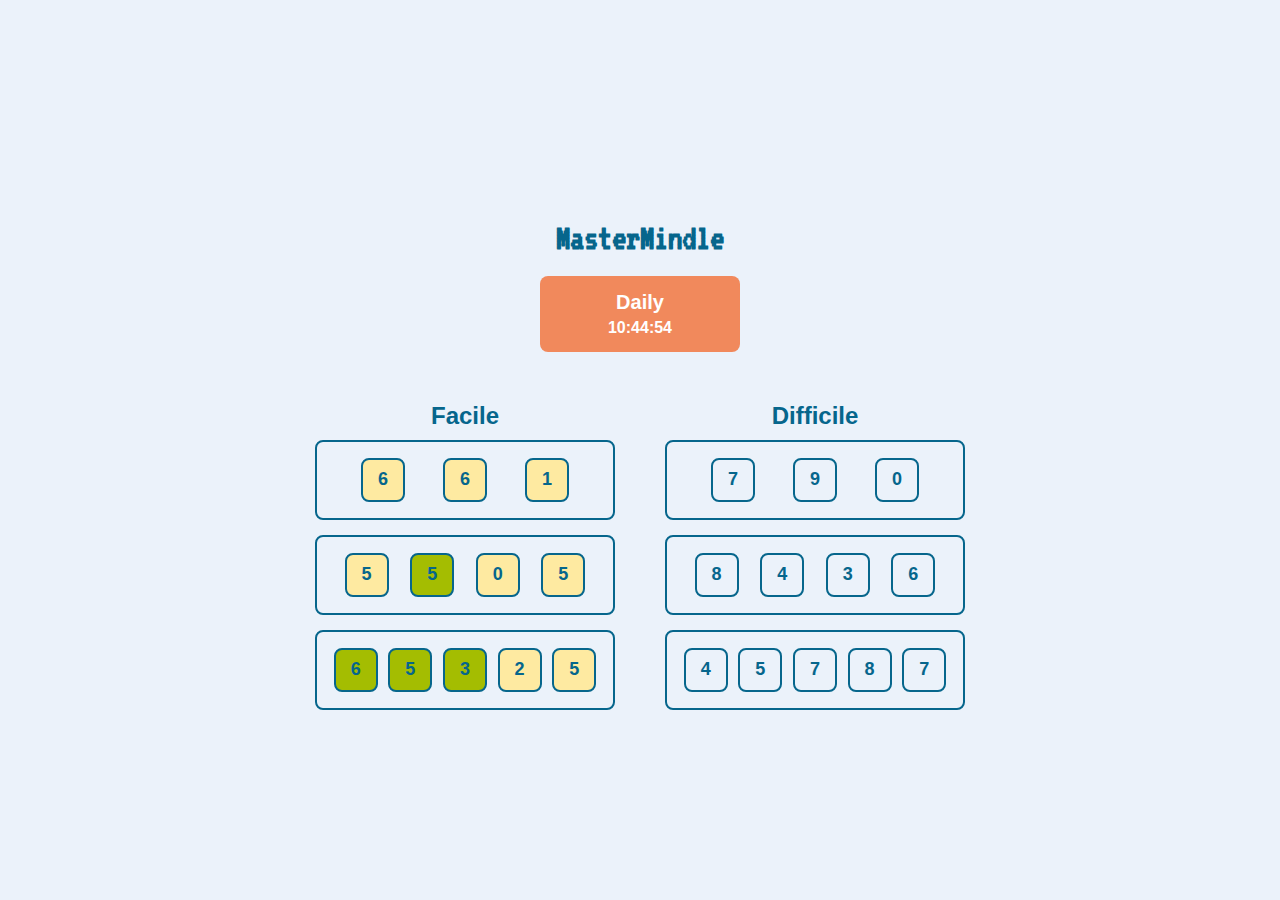
<file: index.html>
<!DOCTYPE html>
<html lang="fr">
<head>
    <meta charset="UTF-8">
    <meta name="viewport" content="width=device-width, initial-scale=1.0">
    <title>Mastermind</title>
    <link rel="stylesheet" href="styles.css">
</head>
<body>
    <div class="menu-container">
	<h1 class="title">MasterMindle</h1>
        <!-- Bouton Daily avec timer -->
        <button class="daily-button">
            Daily
            <div id="daily-timer">00:00</div>
        </button>

        <!-- Conteneur des modes -->
        <div class="mode-container">
            <!-- Colonne Facile -->
            <div class="mode-column" id="easy-mode">
                <h2>Facile</h2>
                <button id="easy-3" class="mode-button">3 Chiffres</button>
                <button id="easy-4" class="mode-button">4 Chiffres</button>
                <button id="easy-5" class="mode-button">5 Chiffres</button>
            </div>

            <!-- Colonne Difficile -->
            <div class="mode-column" id="hard-mode">
                <h2>Difficile</h2>
                <button id="hard-3" class="mode-button">3 Chiffres</button>
                <button id="hard-4" class="mode-button">4 Chiffres</button>
                <button id="hard-5" class="mode-button">5 Chiffres</button>
            </div>
        </div>
    </div>

    <script src="script.js"></script>
</body>
</html>
</file>
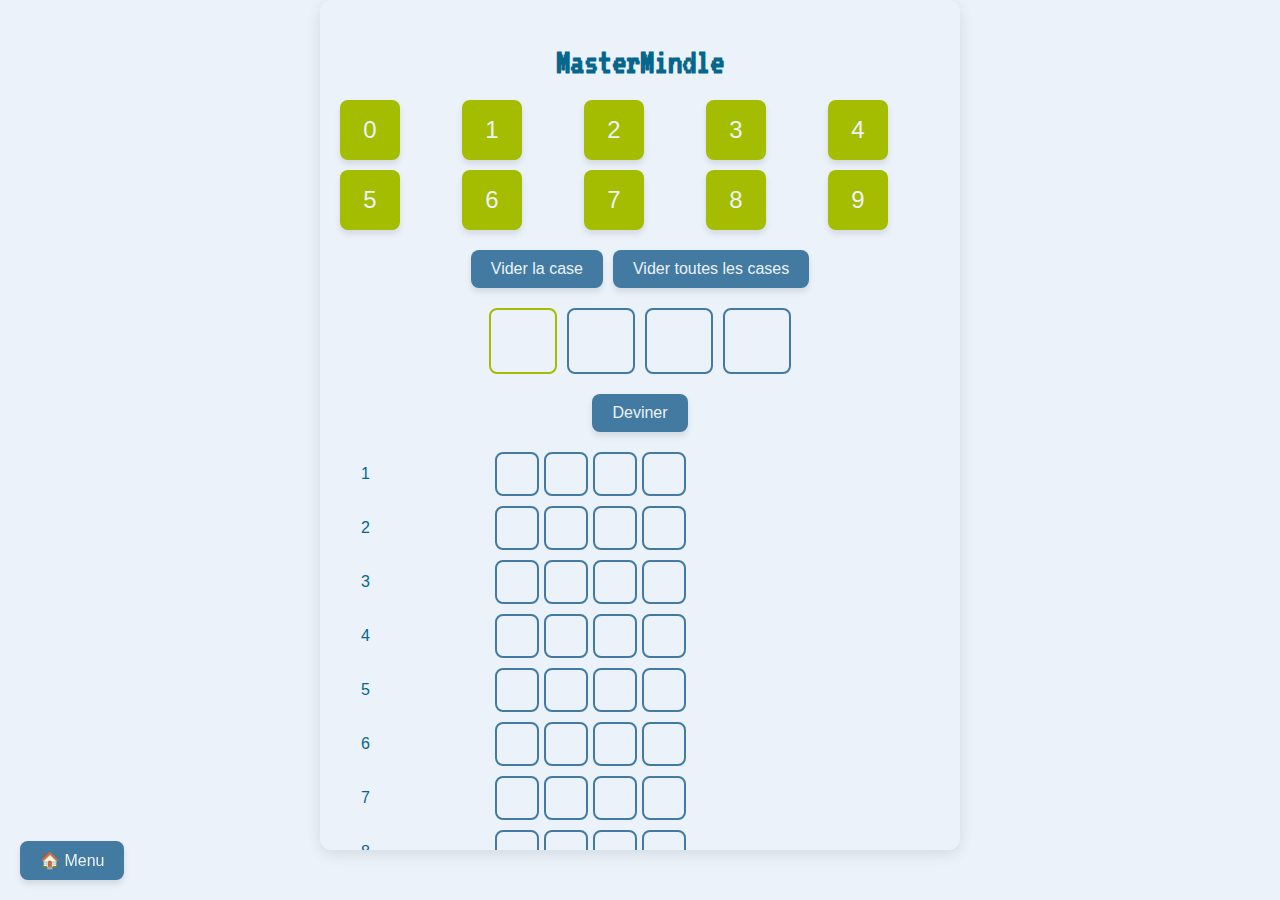
<file: game.html>
<!DOCTYPE html>
<html lang="fr">
<head>
    <meta charset="UTF-8">
    <meta name="viewport" content="width=device-width, initial-scale=1.0">
    <title>Mastermind - Jeu</title>
    <link rel="stylesheet" href="styles.css">
</head>
<body>
    <div class="game-container">
	<h1 class="title">MasterMindle</h1>
        <div class="tiles" id="tiles"></div>
        <div class="controls">
            <button id="clear">Vider la case</button>
            <button id="clearAll">Vider toutes les cases</button>
        </div>
        <div class="attempt" id="attempt"></div>

        <div class="buttons">
           
			<button id="guess">Deviner</button>
			<button id="restart" style="display: none;">Rejouer</button>


        </div>
        <div class="history" id="history">
            <!-- 10 lignes vides pour les tentatives -->
        </div>
        <button id="back" class="back-button">🏠 Menu</button>
    </div>
    <script src="script.js"></script>
</body>
</html>
</file>
<file: styles.css>
/* Importer la police VT323 depuis Google Fonts */
@import url('https://fonts.googleapis.com/css2?family=VT323&display=swap');

body {
    font-family: 'Roboto', sans-serif;
    display: flex;
    flex-direction: column;
    justify-content: flex-start;
    align-items: center;
    height: 100vh;
    margin: 0;
    background-color: #EBF2FA;
    color: #06668C;
    overflow-y: auto;
    overflow-x: auto; /* Activer le défilement horizontal */
}

.game-container {
    text-align: center;
    width: 100%;
    max-width: 600px;
    padding: 20px;
    background-color: #EBF2FA;
    border-radius: 12px;
    box-shadow: 0 4px 15px rgba(0, 0, 0, 0.1);
    overflow-y: auto;
    max-height: 90vh;
    margin: 0 auto; /* Centrer le conteneur */
}

.tiles {
    display: grid;
    grid-template-columns: repeat(5, 1fr);
    gap: 10px;
    margin-bottom: 20px;
}

.tiles button {
    width: 60px;
    height: 60px;
    font-size: 24px;
    background-color: #A4BD01;
    border: none;
    border-radius: 8px;
    color: #EBF2FA;
    cursor: pointer;
    transition: background-color 0.3s, transform 0.2s;
    box-shadow: 0 4px 6px rgba(0, 0, 0, 0.1);
}

.tiles button:hover {
    background-color: #679436;
    transform: scale(1.05);
}

.tiles button:disabled {
    background-color: #C5C6C6;
    cursor: not-allowed;
}

.controls {
    display: flex;
    justify-content: center;
    gap: 10px;
    margin-bottom: 20px;
}

.controls button {
    padding: 10px 20px;
    font-size: 16px;
    background-color: #427AA1;
    color: #EBF2FA;
    border: none;
    border-radius: 8px;
    cursor: pointer;
    transition: background-color 0.3s, transform 0.2s;
    box-shadow: 0 4px 6px rgba(0, 0, 0, 0.1);
}

.controls button:hover {
    background-color: #06668C;
    transform: scale(1.05);
}

.attempt {
    display: flex;
    justify-content: center;
    gap: 10px;
    margin-bottom: 20px;
}

.attempt input {
    width: 60px;
    height: 60px;
    font-size: 24px;
    text-align: center;
    border: 2px solid #427AA1;
    border-radius: 8px;
    background-color: #EBF2FA;
    color: #06668C;
}

.attempt input:focus {
    border-color: #A4BD01;
}

.buttons {
    display: flex;
    justify-content: center;
    margin-bottom: 20px;
}

.buttons button {
    padding: 10px 20px;
    font-size: 16px;
    background-color: #427AA1;
    color: #EBF2FA;
    border: none;
    border-radius: 8px;
    cursor: pointer;
    transition: background-color 0.3s, transform 0.2s;
    box-shadow: 0 4px 6px rgba(0, 0, 0, 0.1);
}

.buttons button:hover {
    background-color: #06668C;
    transform: scale(1.05);
}

.back-button {
    position: fixed;
    bottom: 20px;
    left: 20px;
    padding: 10px 20px;
    font-size: 16px;
    background-color: #427AA1;
    color: #EBF2FA;
    border: none;
    border-radius: 8px;
    cursor: pointer;
    transition: background-color 0.3s, transform 0.2s;
    box-shadow: 0 4px 6px rgba(0, 0, 0, 0.1);
    z-index: 1000; /* Assure que le bouton reste au-dessus */
}

.back-button:hover {
    background-color: #06668C;
    transform: scale(1.05);
}

.history {
    margin-top: 20px;
    color: #06668C;
    text-align: left;
    flex-shrink: 0; /* Empêche le rétrécissement */
}

.history .attempt {
    display: flex;
    align-items: center;
    margin-bottom: 10px;
}

.history .attempt-number {
    width: 30px;
    text-align: right;
    margin-right: 10px;
    font-size: 16px;
    color: #06668C;
}

.history .attempt-tiles {
    display: flex;
    gap: 5px;
    flex-grow: 1;
    justify-content: center;
}

.history .attempt-tile {
    width: 40px;
    height: 40px;
    display: flex;
    justify-content: center;
    align-items: center;
    font-size: 18px;
    border: 2px solid #427AA1;
    border-radius: 8px;
    background-color: #EBF2FA;
    color: #06668C;
    text-align: center;
}

.history .result {
    display: flex;
    flex-direction: column;
    align-items: flex-start;
    width: 120px; /* Largeur fixe pour le conteneur des résultats */
    margin-left: 20px;
    font-size: 14px;
    color: #06668C;
}

.history .result .well-placed,
.history .result .misplaced {
    margin: 2px 0;
}

#restart {
    background-color: #F1895C;
    color: white;
    border: none;
    padding: 10px 15px;
    font-size: 16px;
    border-radius: 5px;
    cursor: pointer;
    margin-left: 10px; /* Décale légèrement le bouton */
    transition: background 0.3s ease;
}

#restart:hover {
    background-color: #D6724A; /* Effet au survol */
}

/* 🌟 Global settings */
body {
    font-family: 'Roboto', sans-serif;
    display: flex;
    flex-direction: column;
    justify-content: flex-start;
    align-items: center;
    height: 100vh;
    margin: 0;
    background-color: #EBF2FA;
    color: #06668C;
    overflow-y: auto;
}

/* 🌟 Conteneur pour le bouton Daily */
.menu-container {
    display: flex;
    flex-direction: column;
    align-items: center;
    justify-content: center;
    height: 100%;
    padding-top: 20px;
}

/* 🌟 Style du bouton Daily */
.daily-button {
    background: #F1895C;
    border: none;
    padding: 15px 25px;
    font-size: 20px;
    color: white;
    border-radius: 8px;
    cursor: pointer;
    transition: background 0.3s ease, transform 0.2s;
    font-weight: bold;
    text-align: center;
    width: 200px;
    display: flex;
    flex-direction: column;
    align-items: center;
    justify-content: center;
    margin-bottom: 30px;
}

.daily-button:hover {
    background: #D6724A;
    transform: scale(1.05);
}

/* 🌟 Timer à l'intérieur du bouton */
#daily-timer {
    font-size: 16px;
    font-weight: bold;
    color: white;
    margin-top: 5px;
}

/* 🌟 Conteneur des modes sous le bouton Daily */
.mode-container {
    display: flex;
    justify-content: space-between;
    width: 100%;
    max-width: 900px;
    gap: 50px;
}

/* 🌟 Style des colonnes pour les modes */
.mode-column {
    display: flex;
    flex-direction: column;
    align-items: center;
}

.mode-column h2 {
    font-size: 24px;
    color: #06668C;
    margin-bottom: 10px;
}

/* 🌟 Style du bouton mode (pour facile et difficile) */
.mode-button {
    width: 300px;
    height: 80px;
    background-color: transparent;
    border-radius: 8px;
    border: 2px solid #06668C;
    display: flex;
    justify-content: center;
    align-items: center;
    text-align: center;
    cursor: pointer;
    transition: background-color 0.3s, transform 0.2s;
    font-size: 18px;
    font-weight: bold;
    position: relative;
    margin-bottom: 15px;
}

.mode-button:hover {
    transform: scale(1.05);
}

/* 🌟 Style des cases à l'intérieur du bouton */
.mode-button .case-row {
    display: flex;
    justify-content: space-evenly;
    width: 100%;
}

.mode-button .case {
    width: 40px;
    height: 40px;
    border-radius: 8px;
    display: flex;
    justify-content: center;
    align-items: center;
    color: #06668C;
    font-size: 18px;
    border: 2px solid #06668C;
}

.mode-button .yellow {
    background-color: #FEEAA1; /* Jaune */
}

.mode-button .green {
    background-color: #A4BD01; /* Vert */
}

.mode-button .empty {
    background-color: transparent;
}

/* Media query pour les petits écrans */
@media (max-width: 700px) {
    .mode-container {
        flex-direction: column;
        align-items: center;
    }

    .mode-column {
        width: 100%;
    }

    .mode-button {
        width: 100%;
    }

    .title {
        margin-top: 70px; /* Ajuster la marge pour les petits écrans */
    }
}

/* Style pour le titre */
.title {
    font-family: 'VT323', monospace;
    font-size: 36px;
    color: #06668C;
    margin-bottom: 20px;
}
</file>
